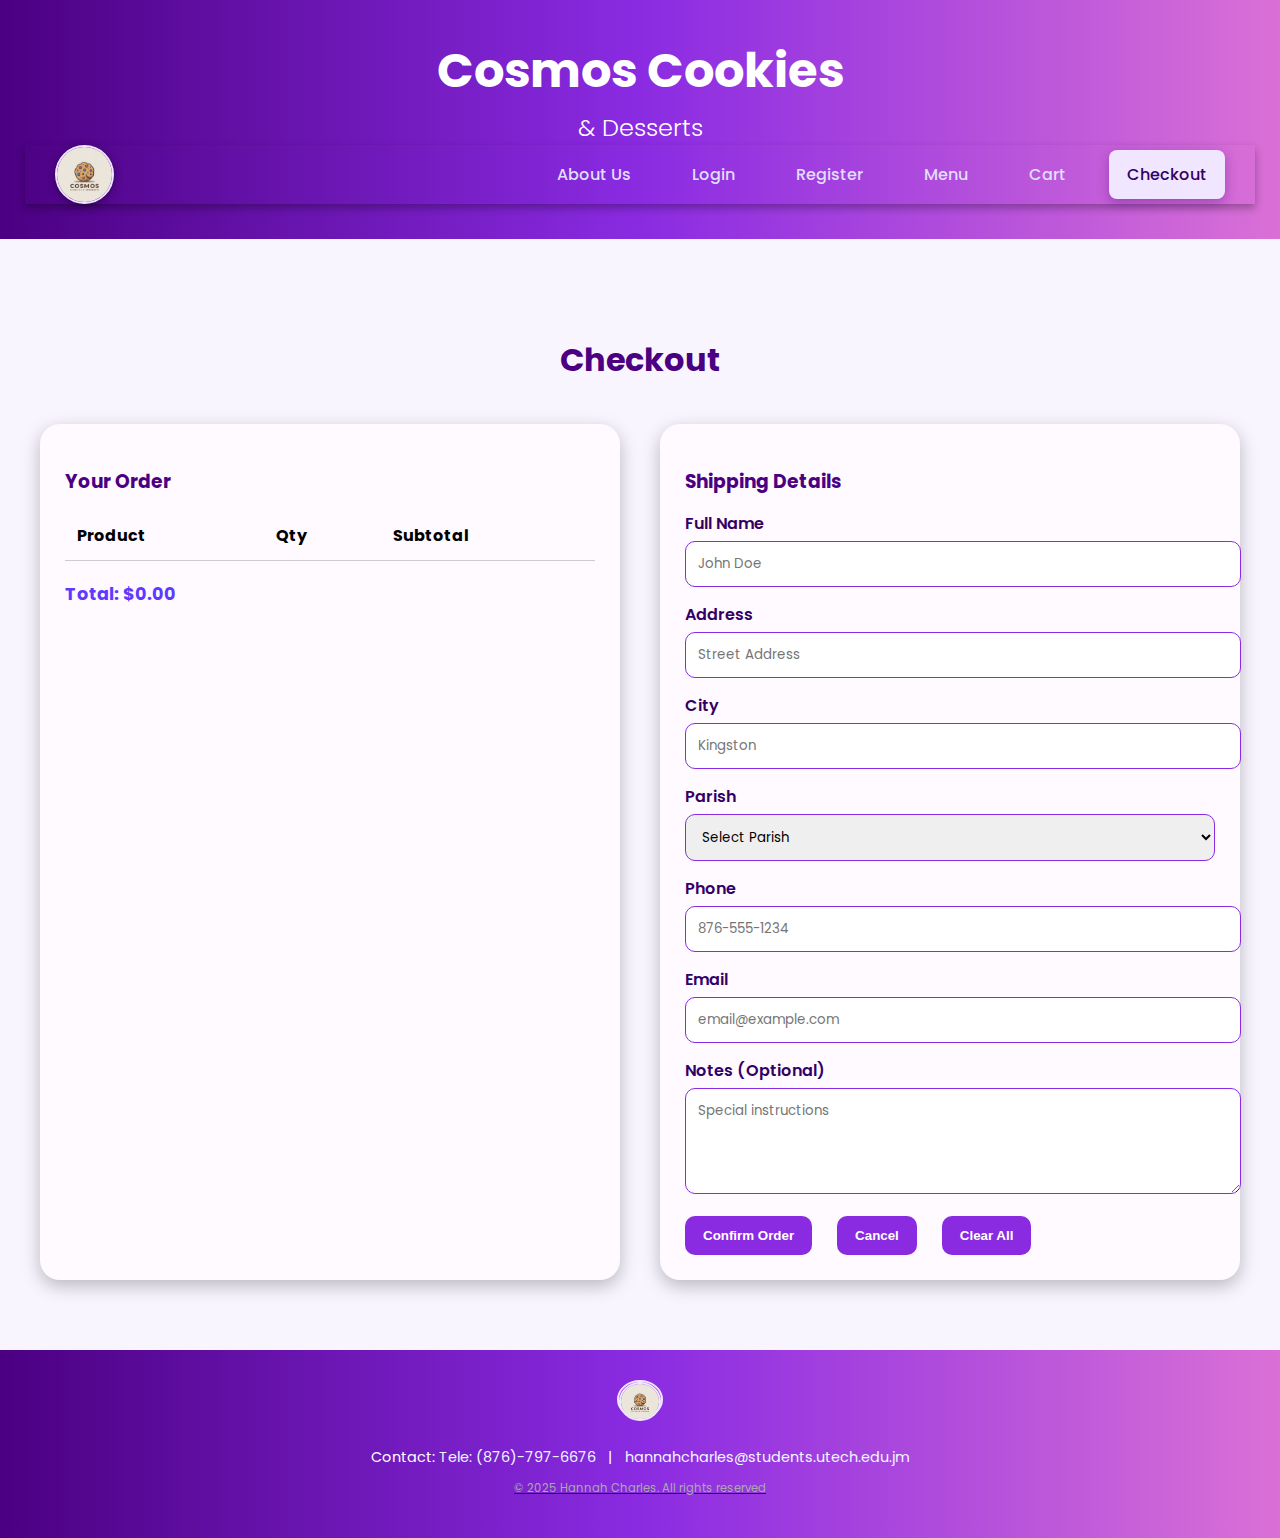
<file: docs/checkout.html>
<!DOCTYPE html>
<html>
    <head>
        <meta charset="UTF-8">
        <meta name="viewport" content="width=device-width, initial-scale=1.0">
        <!--Desktop stylesheet-->
        <link rel="stylesheet" media="screen and (min-width: 950px)" href="CCDstyle_desktop.css">
        <!--Mobile stylesheet-->
        <link rel="stylesheet" href="CCDstyle_mobile.css" media="screen and (max-width: 949px)">

        <!--Google fonts-->
        <link href="https://fonts.googleapis.com/css2?family=Poppins:wght@300;400;600;700&display=swap" rel="stylesheet">

    </head>


    <body>
        <header class="header_banner">
            <div class="header_content">
                <h1 class="header_title">
                    Cosmos Cookies <span class="subtext">& Desserts</span>
                </h1>
            
                <!--mobile menu button-->
                <button id="togglemenu" class="mobilemenubtn">☰</button>
            </div>
        
            <!--Navigation bar : desktop-->
            <nav>
                <ul class="nav-list">
                    <li><img src="cosmoscookiesdesserts.jpg" alt="logo" class="headerlogoleft"></li>
                    <div class="nav-links">
                    <li> <a href="index.html" >About Us</a> </li> 
                    <li> <a href="login.html" >Login</a></li>
                    <li> <a href="register.html">Register</a></li>
                    <li> <a href="menu.html">Menu</a></li>
                    <li> <a href="cart.html">Cart</a></li>
                    <li> <a href="checkout.html" class="active">Checkout</a></li>
                    </div>
                   
                </ul>
            </nav>
            

        </header>

            <!--Navigation bar : Mobile-->
            <nav class="side-navbar" id="sidenavbar">
                <a href="index.html" >About Us</a>
                <a href="login.html">Login</a>
                <a href="register.html">Register</a>
                <a href="menu.html">Menu</a>
                <a href="cart.html">Cart</a>
                <a href="checkout.html" class="active">Checkout</a>
            </nav>

          
            
            <main>
              <section class="checkout-section">
                <h2 class="section-title">Checkout</h2>
            
                <div class="checkout-container">
                 
                  <div class="checkout-summary">
                    <h3>Your Order</h3>
                    <table class="cart-table">
                      <thead>
                        <tr>
                          <th>Product</th>
                          <th>Qty</th>
                          <th>Subtotal</th>
                        </tr>
                      </thead>
                      <tbody id="checkout-items">
                        
                      </tbody>
                    </table>
                    <p class="cart-total" id="checkout-total">Total: $0.00</p>
                  </div>
            
                  <!-- Shipping and  Payment Form -->
                  <div class="checkout-form">
                    <h3>Shipping Details</h3>
                    <form id="checkout-form">
                      <label for="fullName">Full Name</label>
                      <input type="text" id="fullName" placeholder="John Doe">
            
                      <label for="address">Address</label>
                      <input type="text" id="address" placeholder="Street Address">
            
                      <label for="city">City</label>
                      <input type="text" id="city" placeholder="Kingston">
            
                      <label for="parish">Parish</label>
                      <select id="parish">
                        <option value="">Select Parish</option>
                        <option>Kingston</option>
                        <option>St. Andrew</option>
                        <option>St. Catherine</option>
                        <option>Clarendon</option>
                        <option>Manchester</option>
                        <option>St. Elizabeth</option>
                        <option>Westmoreland</option>
                        <option>Hanover</option>
                        <option>St. James</option>
                        <option>Trelawny</option>
                        <option>St. Ann</option>
                        <option>St. Mary</option>
                        <option>Portland</option>
                        <option>St. Thomas</option>
                      </select>
            
                      <label for="phone">Phone</label>
                      <input type="text" id="phone" placeholder="876-555-1234">
            
                      <label for="email">Email</label>
                      <input type="email" id="email" placeholder="email@example.com">
            
                      <label for="notes">Notes (Optional)</label>
                      <textarea id="notes" placeholder="Special instructions"></textarea>
            
                      <div class="checkout-buttons">
                        <button type="submit" class="cart-btn">Confirm Order</button>
                        <button type="button" id="cancel-btn" class="cart-btn">Cancel</button>
                        <button type="button" id="clear-btn" class="cart-btn">Clear All</button>
                      </div>
                    </form>
                  </div>
                </div>
              </section>
            </main>
            
            <footer>
                <div class="footer-container">
                    <div class="footerlogo">
                        <img src="cosmoscookiesdesserts.jpg" alt="hanslogo" class="footerlogo">
                    </div>
    
                    <div class="contact">
                        <p>Contact: <a href="+876-797-6676">Tele: (876)-797-6676</a> <span>|</span>
                            <a href="mailto:hannahcharles@students.utech.edu.jm">
                                hannahcharles@students.utech.edu.jm </p>
                    </div>
                    <div class="copyright">
                        <p> &copy; 2025 Hannah Charles. All rights reserved</p>
                    </div>
                </div>
            </footer>

            <script src="script.js"></script>

    </body>
</html>
</file>
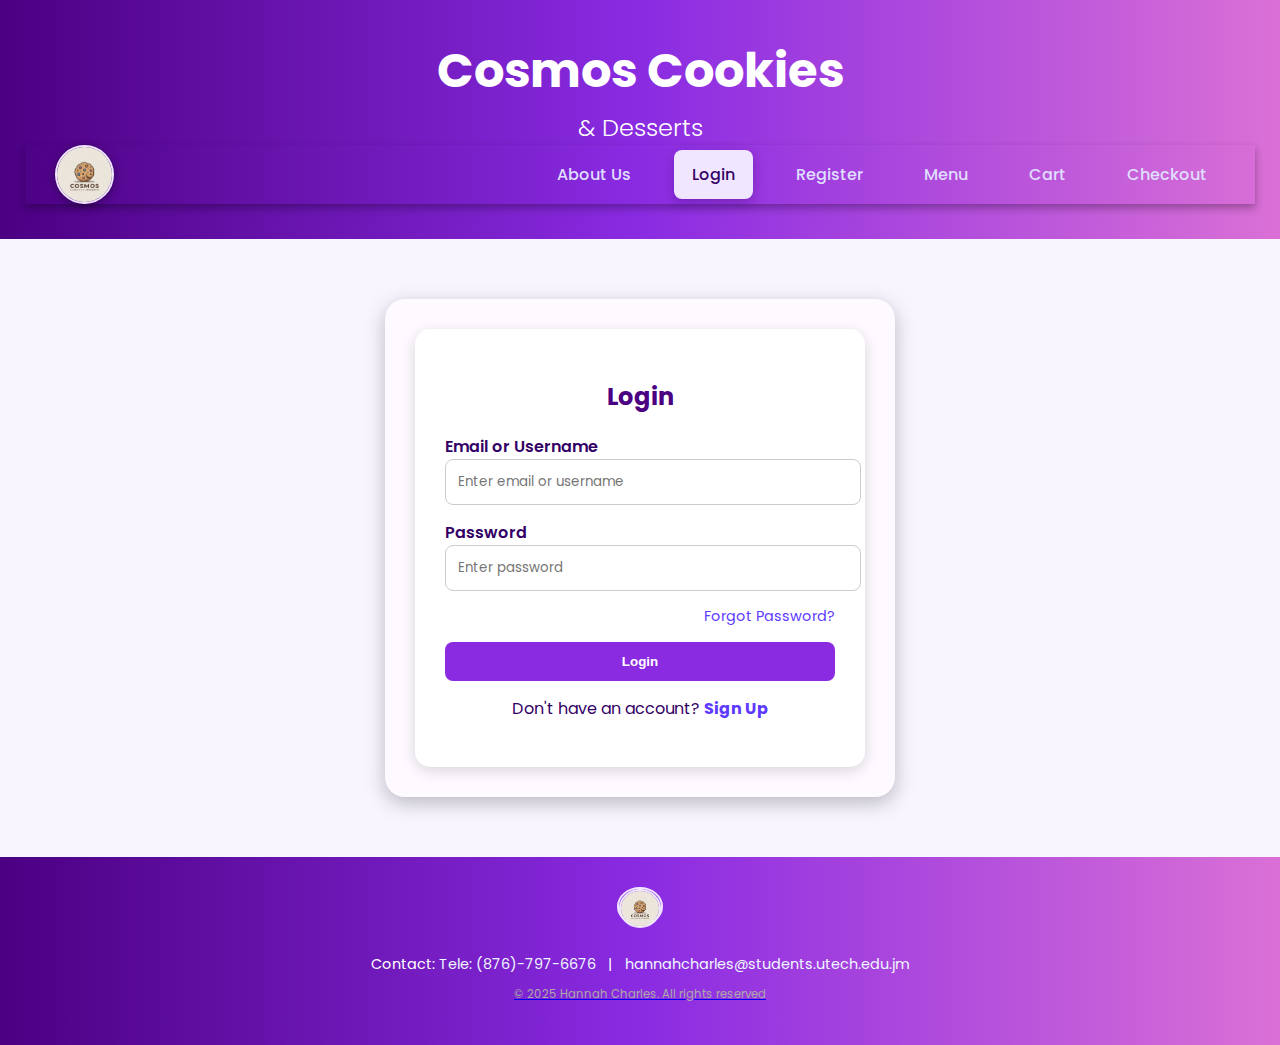
<file: docs/login.html>
<!DOCTYPE html>
<html>
    <head>
        <meta charset="UTF-8">
        <meta name="viewport" content="width=device-width, initial-scale=1.0">
        <!--Desktop stylesheet-->
        <link rel="stylesheet" media="screen and (min-width: 950px)" href="CCDstyle_desktop.css">
        <!--Mobile stylesheet-->
        <link rel="stylesheet" href="CCDstyle_mobile.css" media="screen and (max-width: 949px)">

        <!--Google fonts-->
        <link href="https://fonts.googleapis.com/css2?family=Poppins:wght@300;400;600;700&display=swap" rel="stylesheet">

    </head>


    <body>
        <header class="header_banner">
            <div class="header_content">
                <h1 class="header_title">
                    Cosmos Cookies <span class="subtext">& Desserts</span>
                </h1>
            
                <!--mobile menu button-->
                <button id="togglemenu" class="mobilemenubtn">☰</button>
            </div>
        
            <!--Navigation bar : desktop-->
            <nav>
                <ul class="nav-list">
                    <li><img src="cosmoscookiesdesserts.jpg" alt="logo" class="headerlogoleft"></li>
                    <div class="nav-links">
                    <li> <a href="index.html" >About Us</a> </li> 
                    <li> <a href="login.html" class="active">Login</a></li>
                    <li> <a href="register.html">Register</a></li>
                    <li> <a href="menu.html">Menu</a></li>
                    <li> <a href="cart.html">Cart</a></li>
                    <li> <a href="checkout.html">Checkout</a></li>
                    </div>
                   
                </ul>
            </nav>
            

        </header>

            <!--Navigation bar : Mobile-->
            <nav class="side-navbar" id="sidenavbar">
                <a href="index.html" >About Us</a>
                <a href="login.html" class="active">Login</a>
                <a href="register.html">Register</a>
                <a href="menu.html">Menu</a>
                <a href="cart.html">Cart</a>
                <a href="checkout.html">Checkout</a>
            </nav>




            <section class="login-container">
                 <div class="login-box">
                    <div class="login-inner">
                        <h2>Login</h2>
                            <form class="login-form">
                                <label for="username">Email or Username</label>
                                <input type="text" id="username" placeholder="Enter email or username">
            
                                <label for="password">Password</label>
                                <input type="password" id="password" placeholder="Enter password">
            
                                <a href="#" class="forgot-link">Forgot Password?</a>
            
                                <button type="submit" class="login-btn">Login</button>
            
                            </form>
            
                            <p class="signup-text">
                                Don't have an account? 
                                <a href="register.html" class="signup-link">Sign Up</a>
                            </p>
            
                        </div>
                    </div>
            
                </section>
            
            
            
            
            <footer>
                <div class="footer-container">
                    <div class="footerlogo">
                        <img src="cosmoscookiesdesserts.jpg" alt="hanslogo" class="footerlogo">
                    </div>
    
                    <div class="contact">
                        <p>Contact: <a href="+876-797-6676">Tele: (876)-797-6676</a> <span>|</span>
                            <a href="mailto:hannahcharles@students.utech.edu.jm">
                                hannahcharles@students.utech.edu.jm </p>
                    </div>
                    <div class="copyright">
                        <p> &copy; 2025 Hannah Charles. All rights reserved</p>
                    </div>
                </div>
            </footer>

            <script src="script.js"></script>

    </body>
</html>
</file>
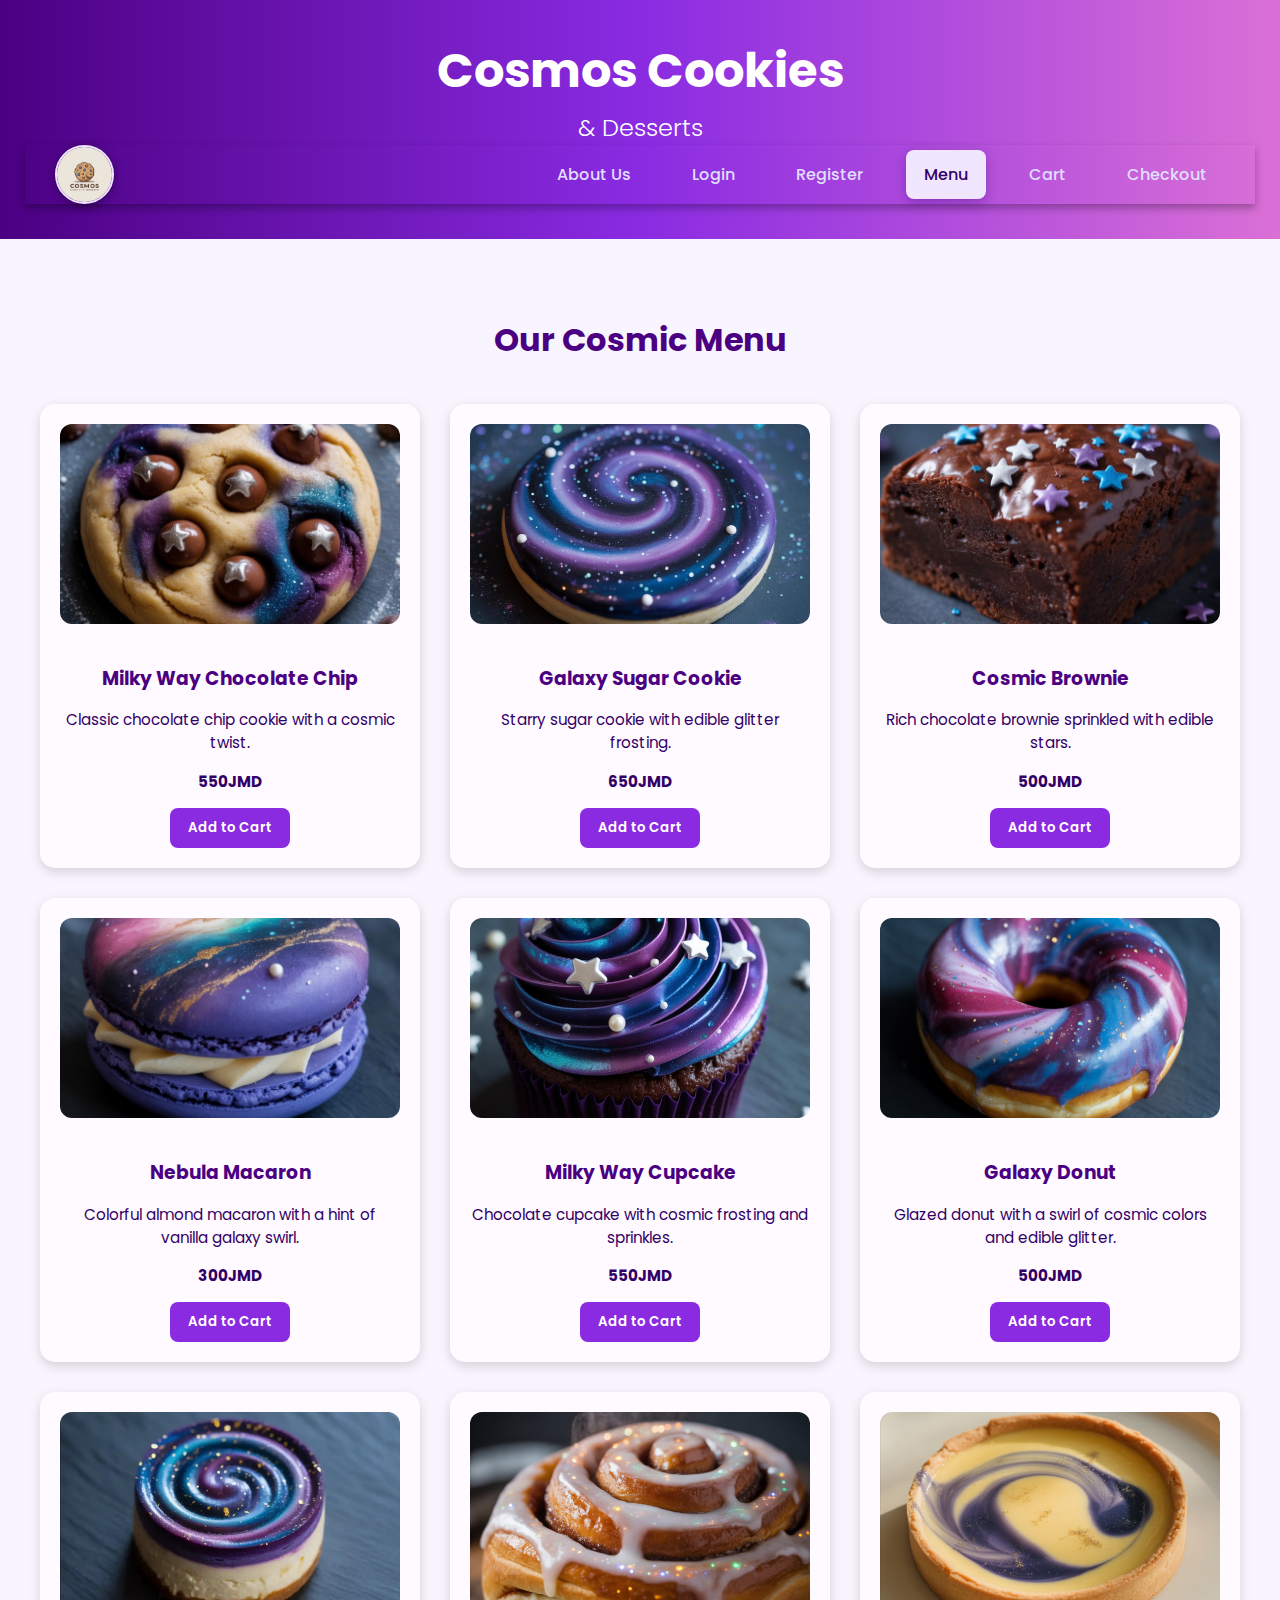
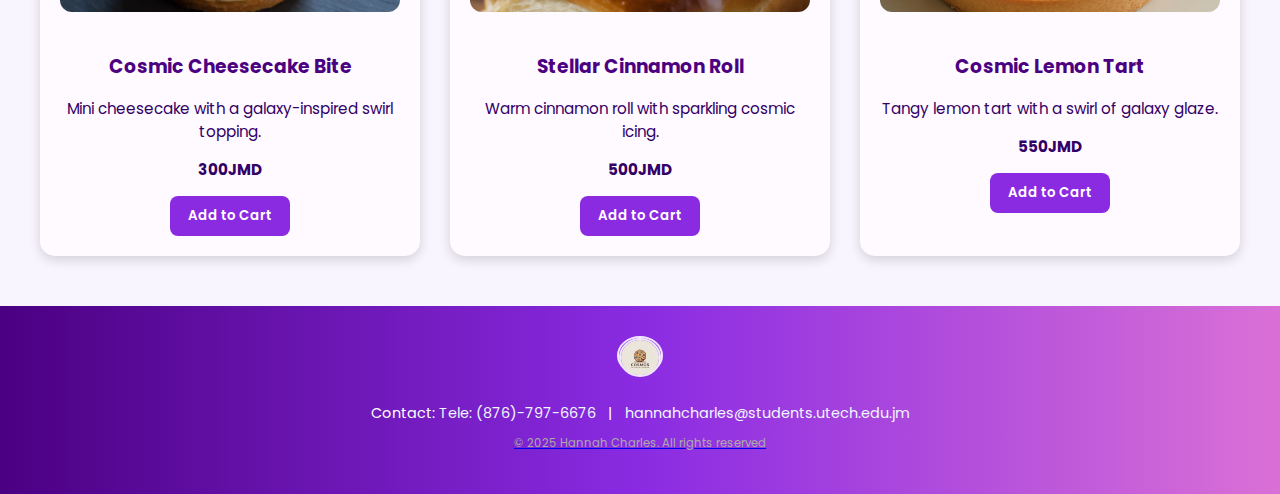
<file: docs/menu.html>
<!DOCTYPE html>
<html>
    <head>
        <meta charset="UTF-8">
        <meta name="viewport" content="width=device-width, initial-scale=1.0">
        <!--Desktop stylesheet-->
        <link rel="stylesheet" media="screen and (min-width: 950px)" href="CCDstyle_desktop.css">
        <!--Mobile stylesheet-->
        <link rel="stylesheet" href="CCDstyle_mobile.css" media="screen and (max-width: 949px)">

        <!--Google fonts-->
        <link href="https://fonts.googleapis.com/css2?family=Poppins:wght@300;400;600;700&display=swap" rel="stylesheet">

    </head>


    <body>
        <header class="header_banner">
            <div class="header_content">
                <h1 class="header_title">
                    Cosmos Cookies <span class="subtext">& Desserts</span>
                </h1>
            
                <!--mobile menu button-->
                <button id="togglemenu" class="mobilemenubtn">☰</button>
            </div>
        
            <!--Navigation bar : desktop-->
            <nav>
                <ul class="nav-list">
                    <li><img src="cosmoscookiesdesserts.jpg" alt="logo" class="headerlogoleft"></li>
                    <div class="nav-links">
                    <li> <a href="index.html" >About Us</a> </li> 
                    <li> <a href="login.html">Login</a></li>
                    <li> <a href="register.html">Register</a></li>
                    <li> <a href="menu.html" class="active">Menu</a></li>
                    <li> <a href="cart.html">Cart</a></li>
                    <li> <a href="checkout.html">Checkout</a></li>
                    </div>
                   
                </ul>
            </nav>
            

        </header>

            <!--Navigation bar : Mobile-->
            <nav class="side-navbar" id="sidenavbar">
                <a href="index.html" >About Us</a>
                <a href="login.html" >Login</a>
                <a href="register.html">Register</a>
                <a href="menu.html" class="active">Menu</a>
                <a href="cart.html">Cart</a>
                <a href="checkout.html">Checkout</a>
            </nav>

                <main>
                    <section class="product-section">
                        <h2 class="section-title">Our Cosmic Menu</h2>
                             <div class="product-grid">

                             
                                 <div class="product-card">
                                    <img src="chococookie.jpg" alt="Milky Way Chocolate Chip">
                                     <h3>Milky Way Chocolate Chip</h3>
                                    <p>Classic chocolate chip cookie with a cosmic twist.</p>
                                    <p class="price">550JMD</p>
                                    <button class="add-to-cart" data-id="1">Add to Cart</button>
                                 </div>

                                <div class="product-card">
                                    <img src="sugarcookie.jpg" alt="Galaxy Sugar Cookie">
                                     <h3>Galaxy Sugar Cookie</h3>
                                    <p>Starry sugar cookie with edible glitter frosting.</p>
                                    <p class="price">650JMD</p>
                                    <button class="add-to-cart" data-id="2">Add to Cart</button>
                                </div>
                                
                                    
                                    <div class="product-card">
                                        <img src="cosmicbrownie.jpg" alt="Cosmic Brownie">
                                        <h3>Cosmic Brownie</h3>
                                        <p>Rich chocolate brownie sprinkled with edible stars.</p>
                                        <p class="price">500JMD</p>
                                        <button class="add-to-cart" data-id="3">Add to Cart</button>
                                    </div>
                                
                                    <div class="product-card">
                                        <img src="macaron.jpg" alt="Nebula Macaron">
                                        <h3>Nebula Macaron</h3>
                                        <p>Colorful almond macaron with a hint of vanilla galaxy swirl.</p>
                                        <p class="price">300JMD</p>
                                        <button class="add-to-cart" data-id="4">Add to Cart</button>
                                    </div>
                                
                                    <div class="product-card">
                                        <img src="cupcake.jpg" alt="Milky Way Cupcake">
                                        <h3>Milky Way Cupcake</h3>
                                        <p>Chocolate cupcake with cosmic frosting and sprinkles.</p>
                                        <p class="price">550JMD</p>
                                        <button class="add-to-cart" data-id="5">Add to Cart</button>
                                    </div>
                                
                                    <div class="product-card">
                                        <img src="donut.jpg" alt="Galaxy Donut">
                                        <h3>Galaxy Donut</h3>
                                        <p>Glazed donut with a swirl of cosmic colors and edible glitter.</p>
                                        <p class="price">500JMD</p>
                                        <button class="add-to-cart" data-id="6">Add to Cart</button>
                                    </div>
                                
                                    <div class="product-card">
                                        <img src="cheesecake.jpg" alt="Cosmic Cheesecake Bite">
                                        <h3>Cosmic Cheesecake Bite</h3>
                                        <p>Mini cheesecake with a galaxy-inspired swirl topping.</p>
                                        <p class="price">300JMD</p>
                                        <button class="add-to-cart" data-id="7">Add to Cart</button>
                                    </div>
                                
                                    <div class="product-card">
                                        <img src="cinnamonroll.jpg" alt="Stellar Cinnamon Roll">
                                        <h3>Stellar Cinnamon Roll</h3>
                                        <p>Warm cinnamon roll with sparkling cosmic icing.</p>
                                        <p class="price">500JMD</p>
                                        <button class="add-to-cart" data-id="8">Add to Cart</button>
                                    </div>
                                
                                    <div class="product-card">
                                        <img src="lemontart.jpg" alt="Cosmic Lemon Tart">
                                        <h3>Cosmic Lemon Tart</h3>
                                        <p>Tangy lemon tart with a swirl of galaxy glaze.</p>
                                        <p class="price">550JMD</p>
                                        <button class="add-to-cart" data-id="9">Add to Cart</button>
                                    </div>
                                
                                
                                

            
                             </div>
                     </section>
                </main>

            <footer>
                <div class="footer-container">
                    <div class="footerlogo">
                        <img src="cosmoscookiesdesserts.jpg" alt="hanslogo" class="footerlogo">
                    </div>
    
                    <div class="contact">
                        <p>Contact: <a href="+876-797-6676">Tele: (876)-797-6676</a> <span>|</span>
                            <a href="mailto:hannahcharles@students.utech.edu.jm">
                                hannahcharles@students.utech.edu.jm </p>
                    </div>
                    <div class="copyright">
                        <p> &copy; 2025 Hannah Charles. All rights reserved</p>
                    </div>
                </div>
            </footer>

            <script src="script.js"></script>

    </body>
</html>
</file>
<file: docs/CCDstyle_desktop.css>
body{
    background: #f8f5ff;
    font-family: 'Poppins', sans-serif;
    margin: 0;
}

.header_banner{
    background: linear-gradient(90deg, #4B0082, #8A2BE2, #DA70D6);
    padding: 35px 25px;
    text-align: center;
    color: white;
}

.header_title{
    font-size: 48px;
    font-weight: 700;
    margin: 0;
}

.header_title .subtext{
    font-size: 24px;
    font-weight: 300;
    display: block;
    margin-top: 3px;
}

nav {
    /*background: linear-gradient(90deg, #330066, #440088); */
    width: 100%;
    box-shadow: 0 4px 8px rgba(0,0,0,0.3);
}

.nav-list {
    list-style: none;
    display: flex;
    justify-content: space-between;
    align-items: center;
    margin: 0;
    padding: 0 30px; 
}

.nav-links {
    display: flex;
    gap: 25px; 
}

.nav-list li {
    display: flex;
    align-items: center;
}

.nav-list li a {
    color: #e0dfff; 
    text-decoration: none;
    padding: 12px 18px; 
    border-radius: 8px;
    transition: all 0.3s ease;
    font-weight: 500;
    font-size: 1rem;
}

.nav-list li a:hover {
    background-color: #5e3aff; 
    color: #fff;
    transform: translateY(-2px);
    box-shadow: 0 4px 12px rgba(94, 58, 255, 0.4);
}

.nav-list li a.active {
    background-color: #f0e6ff; 
    color: #330066; 
    box-shadow: 0 4px 12px rgba(51, 0, 102, 0.3);
}
/* Logo */
.headerlogoleft {
    width: 55px;
    height: 55px;
    object-fit: cover;
    border-radius: 50%;
    border: 2px solid #f0e6ff; 
    box-shadow: 0 2px 8px rgba(0,0,0,0.4);
    transition: transform 0.3s ease;
}

.headerlogoleft:hover {
    transform: scale(1.1);
}

/*hide side menu for mobile*/
.mobilemenubtn, .side-navbar{
    display: none;
}
/*hide side nav for mobile*/
.side-navbar{
    display: none;
}

footer {
    background: linear-gradient(90deg, #4B0082, #8A2BE2, #DA70D6);
    color: #fff;                  
    padding: 30px 20px;              
    text-align: center;   
    font-size: 0.9em;         
   
}

.footer-container{
    max-width: 1200px;
    margin: 0 auto;
}

.footerlogo {
    max-width: 100px;
    margin-bottom: 15px;
    border-radius: 100%;
    border: 2px solid #f0e6ff; 
    height: 35px;
    display: inline-block;
    
}

.contact p{
    margin: 5px 0;

}

.contact a{
    color: aliceblue;
    text-decoration: none;
    transition: color 0.3s;
}

.contact a:hover{
    text-decoration: underline;
    color:  rgb(246, 246, 198);
    font-weight: bold;
}

.contact span{
    margin: 0 8px;
}

.copyright{
    margin-top: 10px;
    font-size: 0.8em;
    color: #aaa; 
}


/*About page style*/


.about-container {
    display: flex;
    gap: 40px;
    padding: 50px;
    max-width: 1200px;
    margin: 40px auto;
    align-items: center;
}

.about-image img {
    width: 450px;
    height: auto;
    border-radius: 15px;
    box-shadow: 0 4px 12px rgba(0,0,0,0.35);
}

.about-text {
    flex: 1;
}

.about-text h2 {
    margin-bottom: 15px;
    color: #f7eaff;                   
    font-family: 'Poppins', sans-serif;
    font-size: 2.2rem;
    letter-spacing: 1px;
    text-shadow: 0 2px 6px rgba(0,0,0,0.35);
    }
    


.about-text p {
    
    margin-bottom: 15px;
    font-family: 'Poppins', sans-serif;
    color: #330066;                    
    font-size: 1rem;
    line-height: 1.8;                  
}

/* Contact section */
#contact h2{ 
    text-align: center;
    color: #f7eaff;
    font-family: 'Poppins', sans-serif;
    font-size: 2.2rem;
    margin-bottom: 30px;
    text-shadow: 0 2px 6px rgba(0,0,0,0.4);
    letter-spacing: 1px;

   
    

    
}
.contactinformation{/* flexbox with three boxes*/
    display: flex;
    flex-direction: row;
    justify-content: center;
    align-items: center;
    gap: 40px;
    max-width: 600px;
    margin: 0 auto;
    padding: 20px;
    flex-wrap: wrap

}

.contactbox{
    
        flex: 0 0 100px; 
        text-align: center;


}
.contactbox img{
    width: 100%;
    border-radius: 100px;
    display: block;
    box-shadow: 0 4px 12px rgba(0,0,0,0.1);

}
.contact-label {
    display: block;
    font-size: 1rem;
    font-weight: bold;
    text-align: center;
    color: #4B0082;                     
    font-family: 'Poppins', sans-serif; 
    text-shadow: 0 1px 3px rgba(0,0,0,0.25);
  
}

.contact-label:hover {
    color: #A066FF;
    text-decoration: underline;
}

/*login page style*/

.login-container {
    display: flex;
    justify-content: center;
    padding: 60px 20px;
}

.login-box {
    background: #fefaff;
    width: 450px;
    padding: 30px;
    border-radius: 20px;
    box-shadow: 0 6px 20px rgba(0,0,0,0.25);
}

.login-inner {
    background: white;
    padding: 30px;
    border-radius: 15px;
    box-shadow: 0 4px 15px rgba(0,0,0,0.15);
}

.login-inner h2 {
    text-align: center;
    margin-bottom: 20px;
    color: #4B0082;
    font-family: 'Poppins', sans-serif;
}

.login-form label {
    font-weight: 600;
    color: #330066;
}

.login-form input {
    width: 100%;
    padding: 12px;
    border-radius: 8px;
    border: 1px solid #ccc;
    margin-bottom: 15px;
    font-family: 'Poppins';
}

.forgot-link {
    display: block;
    margin-bottom: 15px;
    font-size: 0.9rem;
    text-align: right;
    color: #5e3aff;
    text-decoration: none;
}

.forgot-link:hover {
    text-decoration: underline;
}

.login-btn {
    width: 100%;
    padding: 12px;
    background: #8A2BE2;
    color: white;
    border: none;
    border-radius: 8px;
    font-weight: 600;
    cursor: pointer;
}

.login-btn:hover {
    background: #A566FF;
}

.signup-text {
    text-align: center;
    margin-top: 15px;
    color: #330066;
}

.signup-link {
    color: #5e3aff;
    font-weight: bold;
    text-decoration: none;
}

.signup-link:hover {
    text-decoration: underline;
}

/*register stlye*/

.register-form {
    display: grid;
    grid-template-columns: repeat(2, 1fr); 
    gap: 20px 30px; 
}

.register-form label {
    display: block;
    margin-bottom: 5px;
    font-weight: 600;
    color: #330066;
    font-family: 'Poppins', sans-serif;
}

.register-form input,
.register-form select {
    width: 100%;
    padding: 10px 12px;
    border-radius: 8px;
    border: 1px solid #ccc;
    font-family: 'Poppins';
    box-sizing: border-box;
}


.register-form .full-width {
    grid-column: span 2;
}


/*menu page style*/

.product-section {
    padding: 50px 20px;
    max-width: 1200px;
    margin: 0 auto;
}

.section-title {
    text-align: center;
    font-size: 2rem;
    color: #4B0082;
    margin-bottom: 40px;
    font-family: 'Poppins', sans-serif;
}

.product-grid {
    display: grid;
    grid-template-columns: repeat(3, 1fr);
    gap: 30px;
}

.product-card {
    background: #fefaff;
    border-radius: 15px;
    box-shadow: 0 4px 12px rgba(0,0,0,0.15);
    text-align: center;
    padding: 20px;
    transition: transform 0.3s ease, box-shadow 0.3s ease;
}

.product-card img {
    width: 100%;
    border-radius: 12px;
    height: 200px;
    object-fit: cover;
    margin-bottom: 15px;
}

.product-card h3 {
    font-family: 'Poppins', sans-serif;
    color: #4B0082;
    margin-bottom: 8px;
}

.product-card p {
    font-size: 0.95rem;
    color: #330066;
    margin-bottom: 10px;
}

.product-card .price {
    font-weight: bold;
    margin-bottom: 15px;
}

.product-card button {
    background: #8A2BE2;
    color: white;
    border: none;
    border-radius: 8px;
    padding: 10px 18px;
    cursor: pointer;
    font-family: 'Poppins', sans-serif;
    font-weight: 600;
}

.product-card button:hover {
    background: #A566FF;
    box-shadow: 0 4px 12px rgba(138,43,226,0.4);
}

.product-card:hover {
    transform: translateY(-3px);
    box-shadow: 0 6px 18px rgba(0,0,0,0.2);
}

/*cart style*/
.cart-container {
    max-width: 1000px;
    margin: 0 auto;
    padding: 20px;
}

.cart-table {
    width: 100%;
    border-collapse: collapse;
    margin-bottom: 20px;
}

.cart-table th, .cart-table td {
    padding: 12px 10px;
    text-align: center;
    border-bottom: 1px solid #ccc;
    font-family: 'Poppins', sans-serif;
}

.cart-btn {
    background: #8A2BE2;
    color: #fff;
    border: none;
    padding: 10px 18px;
    border-radius: 8px;
    cursor: pointer;
    font-weight: 600;
    margin-right: 10px;
}

.cart-btn:hover {
    background: #A566FF;
}

/*checkout */


.checkout-section {
    max-width: 1200px;
    margin: 50px auto;
    padding: 20px;
}

.checkout-container {
    display: flex;
    gap: 40px;
    justify-content: space-between;
}


.checkout-summary {
    flex: 1;
    background: #fefaff;
    padding: 25px;
    border-radius: 20px;
    box-shadow: 0 6px 18px rgba(0,0,0,0.25);
}

.checkout-summary h3 {
    font-family: 'Poppins', sans-serif;
    color: #4B0082;
    margin-bottom: 15px;
}

.checkout-summary .cart-table {
    width: 100%;
    border-collapse: collapse;
    font-family: 'Poppins', sans-serif;
}

.cart-table th, .cart-table td {
    padding: 12px;
    text-align: left;
    border-bottom: 1px solid #ccc;
}

.cart-total {
    font-weight: 700;
    margin-top: 15px;
    font-size: 1.1rem;
    color: #5e3aff;
}


.checkout-form {
    flex: 1;
    background: #fefaff;
    padding: 25px;
    border-radius: 20px;
    box-shadow: 0 6px 18px rgba(0,0,0,0.25);
}

.checkout-form h3 {
    font-family: 'Poppins', sans-serif;
    color: #4B0082;
    margin-bottom: 15px;
}

.checkout-form label {
    display: block;
    margin-bottom: 5px;
    font-weight: 600;
    color: #330066;
    font-family: 'Poppins', sans-serif;
}

.checkout-form input,
.checkout-form select,
.checkout-form textarea {
    width: 100%;
    padding: 12px;
    border-radius: 10px;
    border: 1px solid #8A2BE2;
    margin-bottom: 15px;
    font-family: 'Poppins', sans-serif;
}

.checkout-form textarea {
    resize: vertical;
    min-height: 80px;
}

.checkout-buttons {
    display: flex;
    gap: 15px;
}

.checkout-summary:hover,
.checkout-form:hover {
    transform: translateY(-3px);
    box-shadow: 0 8px 22px rgba(51,0,102,0.3);
    transition: all 0.3s ease;
}


.cart-btn:hover {
    transform: translateY(-2px);
    box-shadow: 0 6px 15px rgba(138,43,226,0.4);
}



.cart-btn {
    background: #8A2BE2;
    color: #fff;
    border: none;
    padding: 12px 18px;
    border-radius: 10px;
    font-weight: 600;
    cursor: pointer;
    transition: all 0.3s ease;
}

.cart-btn:hover {
    background: #A566FF;
    box-shadow: 0 4px 12px rgba(138,43,226,0.4);
}
</file>
<file: docs/CCDstyle_mobile.css>
body{
    background: #f8f5ff;
    font-family: 'Poppins', sans-serif;
    margin: 0;
}

.header_banner{
    background: linear-gradient(90deg, #4B0082, #8A2BE2, #DA70D6);
    padding: 20px 15px;
    color: white;
    display: flex;
    justify-content: space-between;
    align-items: center;
    
}

.header_title{
    font-size: 26px;
    margin: 0;
}

.header_title .subtext{
    font-size: 16px;
    
}


.side-navbar {
    position: fixed;
    top: 0;
    left: -260px;
    width: 260px;
    height: 100%;
    background: linear-gradient(90deg, #4B0082, #8A2BE2, #DA70D6);
    padding-top: 100px;
    display: flex;
    flex-direction: column;
    gap: 12px;
    padding-left: 20px;
    transition: left 0.35s ease;
    z-index: 1100;
    box-shadow: 4px 0 15px rgba(0, 0, 0, 0.4);
}


.side-navbar.active {
    left: 0;
}


.side-navbar a {
    color: #e0dfff; 
    text-decoration: none;
    padding: 12px 18px; 
    border-radius: 8px;
    font-weight: 500;
    font-size: 1rem;
    transition: all 0.3s ease;
    width: 85%;
}


.side-navbar a:hover {
    background-color: #5e3aff; 
    color: #fff;
    transform: translateX(6px);
    box-shadow: 0 3px 10px rgba(94, 58, 255, 0.4);
}


.side-navbar a.active {
    background-color: #f0e6ff;
    color: #330066;
    box-shadow: 0 3px 10px rgba(51, 0, 102, 0.3);
}

/*menu btn*/ 
.mobilemenubtn {
    display: block;
    background: rgba(255,255,255,0.2);
    border: 2px solid #f0e6ff;
    border-radius: 8px;
    padding: 6px 12px;
    font-size: 28px;
    color: #ffffff;
    cursor: pointer;
    transition: 0.3s ease;
}

.mobilemenubtn:hover {
    background: #5e3aff;
    box-shadow: 0 3px 12px rgba(94, 58, 255, 0.5);
}

/* hide horizontal nav bar*/
nav{
    display: none;
}




footer {
    background: linear-gradient(90deg, #4B0082, #8A2BE2, #DA70D6);
    color: #fff;
    padding: 20px 15px;       
    text-align: center;
    font-size: 0.85em;        
}

.footerlogo {
    height: 28px;             
    max-width: 75px;
    margin-bottom: 10px;
    border-radius: 100%;
}

.footer-container {
    width: 100%;
    padding: 0 10px;
}

.contact p {
    margin: 4px 0;
    font-size: 0.9em;
}

.contact a {
    color: aliceblue;
    text-decoration: none;
    font-size: 0.9em;
}

.contact span {
    display: block;           
    margin: 6px 0;
}

.copyright {
    margin-top: 10px;
    font-size: 0.75em;        
    color: #ddd;
}

/*about us page style*/


.about-container {
    display: block;
    padding: 20px;
    text-align: center;
}

.about-image img {
    width: 100%;
    border-radius: 12px;
    margin-bottom: 20px;
    box-shadow: 0 3px 10px rgba(0,0,0,0.3);
    
    
}

.about-text h2 {
    color: #f7eaff;
    font-family: 'Poppins', sans-serif;
    font-size: 1.7rem;
    letter-spacing: 0.5px;
    text-shadow: 0 2px 5px rgba(0,0,0,0.4);
}

.about-text p {
    margin-bottom: 12px;
    font-family: 'Poppins', sans-serif;
    color: #330066;
    font-size: 0.95rem;
    line-height: 1.6;
}

/* Contact section */

#contact h2 {
    text-align: center;
    font-size: 1.6rem;        
    margin-bottom: 20px;
    text-shadow: 0 2px 6px rgba(0,0,0,0.4);
    color: #f7eaff;              
    font-family: 'Poppins', sans-serif; 
    letter-spacing: 1px;           
    
    
}



.contactinformation {
    display: flex;
    flex-direction: column;    
    justify-content: center;
    align-items: center;
    gap: 25px;                 
    max-width: 100%;
    margin: 0 auto;
    padding: 15px 10px;
}


.contactbox {
    flex: none;
    width: 120px;             
    text-align: center;
}


.contactbox img {
    width: 100%;               
    max-width: 110px;          
    height: auto;
    border-radius: 100px;
    box-shadow: 0 4px 10px rgba(0,0,0,0.15);
    margin-bottom: 8px;
}


.contact-label {
    display: block;
    font-size: 1rem;
    font-weight: bold;
    text-align: center;
    text-decoration: none;
    text-shadow: 0 1px 3px rgba(0,0,0,0.25);
    margin-top: 5px;
    color: #4B0082;                
    font-family: 'Poppins', sans-serif;
        
    }
    



.contact-label:hover {
    text-decoration: underline;
    color: #A066FF;              
    
    
}

/*login page style*/

.login-container {
    display: flex;
    justify-content: center;
    padding: 30px 15px;
}

.login-box {
    width: 100%;
    max-width: 350px;
    background: #f9f4ff;
    padding: 20px;
    border-radius: 18px;
    box-shadow: 0 4px 12px rgba(0,0,0,0.25);
}

.login-inner {
    padding: 20px;
    border-radius: 15px;
    background: white;
}

.login-inner h2 {
    font-size: 1.6rem;
    margin-bottom: 20px;
    color: #4B0082;
}

.login-form input {
    padding: 12px;
    font-size: 1rem;
}

.forgot-link {
    font-size: 0.85rem;
}

.login-btn {
    padding: 12px;
    font-size: 1rem;
}

.signup-text {
    font-size: 0.9rem;
}

/* register stlyre*/
.register-form {
    display: flex;
    flex-direction: column;
    gap: 15px;
}

.register-form .full-width {
    width: 100%;
}

/*menu page*/




.product-section {
    padding: 30px 15px;
    background: white;
    min-height: 100vh;
}


.section-title {
    text-align: center;
    font-size: 1.8rem;
    color: #4B0082;
    margin-bottom: 25px;
    font-family: 'Poppins', sans-serif;
    text-shadow: 0 2px 6px rgba(0,0,0,0.5);
}


.product-grid {
    display: grid;
    grid-template-columns: 1fr;
    gap: 20px;
}


.product-card {
    background: #fefaff;
    border-radius: 18px;
    box-shadow: 0 6px 18px rgba(0,0,0,0.25);
    padding: 15px;
    text-align: center;
    transition: transform 0.3s ease, box-shadow 0.3s ease;
}


.product-card img {
    width: 100%;
    border-radius: 12px;
    height: 180px;
    object-fit: cover;
    margin-bottom: 10px;
    box-shadow: 0 4px 12px rgba(0,0,0,0.2);
}


.product-card h3 {
    font-family: 'Poppins', sans-serif;
    color: #4B0082;
    margin-bottom: 5px;
    font-size: 1.2rem;
}

.product-card p {
    font-size: 0.9rem;
    color: #330066;
    margin-bottom: 8px;
}


.product-card .price {
    font-weight: bold;
    color: #5e3aff;
    margin-bottom: 10px;
}


.product-card button {
    background: #8A2BE2;
    color: #fff;
    border-radius: 12px;
    padding: 10px 18px;
    border: none;
    font-family: 'Poppins', sans-serif;
    font-weight: 600;
    cursor: pointer;
    transition: all 0.3s ease;
}

.product-card button:hover,
.product-card button:active {
    background: #A566FF;
    box-shadow: 0 4px 12px rgba(138,43,226,0.4);
    transform: translateY(-2px);
}


.product-card:active {
    transform: scale(0.98);
    box-shadow: 0 3px 10px rgba(0,0,0,0.25);
}

/*cart style*/


.cart-container {
    padding: 15px;
    background: white;
    min-height: 100vh;
}


.section-title {
    text-align: center;
    font-size: 1.8rem;
    color: #4B0082;
    margin-bottom: 25px;
    font-family: 'Poppins', sans-serif;
    text-shadow: 0 2px 6px rgba(0,0,0,0.5);
}


.cart-table {
    display: flex;
    flex-direction: column;
    gap: 20px;
}

.cart-table tr {
    display: block;
}

.cart-table td {
    display: flex;
    justify-content: space-between;
    align-items: center;
    background: #fefaff;
    border-radius: 15px;
    padding: 12px;
    margin-bottom: 5px;
    box-shadow: 0 6px 18px rgba(0,0,0,0.25);
    font-family: 'Poppins', sans-serif;
}


.cart-table td:nth-child(1) {
    flex: 2;
}

.cart-table td:nth-child(2),
.cart-table td:nth-child(3),
.cart-table td:nth-child(4),
.cart-table td:nth-child(5) {
    flex: 1;
    text-align: center;
}


.qty-input {
    width: 50px;
    padding: 5px;
    border-radius: 8px;
    border: 1px solid #8A2BE2;
    text-align: center;
}


.remove-btn {
    background: #FF4D4D;
    color: #fff;
    border: none;
    padding: 6px 12px;
    border-radius: 8px;
    font-weight: 600;
    cursor: pointer;
    transition: all 0.3s ease;
}

.remove-btn:hover {
    background: #FF6A6A;
    box-shadow: 0 4px 12px rgba(255,77,77,0.4);
}

.cart-summary {
    margin-top: 20px;
    display: flex;
    flex-direction: column;
    gap: 10px;
}

.cart-summary #cart-total {
    font-size: 1.2rem;
    font-weight: 600;
    color: #f7eaff;
    text-align: center;
    margin-bottom: 10px;
}

.cart-btn {
    background: #8A2BE2;
    color: #fff;
    border-radius: 12px;
    padding: 12px;
    font-weight: 600;
    cursor: pointer;
    transition: all 0.3s ease;
}

.cart-btn:hover {
    background: #A566FF;
    box-shadow: 0 4px 12px rgba(138,43,226,0.4);
}


/*checkout style*/


.checkout-section {
    padding: 20px 15px;
    background: white;
    min-height: 100vh;
}

.section-title {
    text-align: center;
    font-size: 1.8rem;
    color: #4c0d73;
    margin-bottom: 20px;
    font-family: 'Poppins', sans-serif;
    text-shadow: 0 2px 6px rgba(0,0,0,0.5);
}


.checkout-container {
    display: flex;
    flex-direction: column;
    gap: 20px;
}


.checkout-summary,
.checkout-form {
    background: #fefaff;
    padding: 20px;
    border-radius: 18px;
    box-shadow: 0 6px 18px rgba(0,0,0,0.25);
}


.cart-table {
    width: 100%;
    border-collapse: collapse;
    font-family: 'Poppins', sans-serif;
}

.cart-table th, .cart-table td {
    padding: 10px;
    text-align: left;
    border-bottom: 1px solid #ccc;
    font-size: 0.9rem;
}


.cart-total {
    font-weight: 700;
    font-size: 1rem;
    color: #5e3aff;
    margin-top: 10px;
}


.checkout-form label {
    font-size: 0.9rem;
}

.checkout-form input,
.checkout-form select,
.checkout-form textarea {
    font-size: 0.95rem;
}

.checkout-buttons {
    display: flex;
    flex-direction: column;
    gap: 10px;
}

.cart-btn {
    width: 100%;
    padding: 12px;
    font-size: 1rem;
}


.checkout-summary:active,
.checkout-form:active {
    transform: scale(0.98);
    box-shadow: 0 4px 12px rgba(51,0,102,0.25);
    transition: all 0.2s ease;
}


.cart-btn:active {
    transform: translateY(0);
    box-shadow: 0 3px 10px rgba(138,43,226,0.3);
}
</file>
